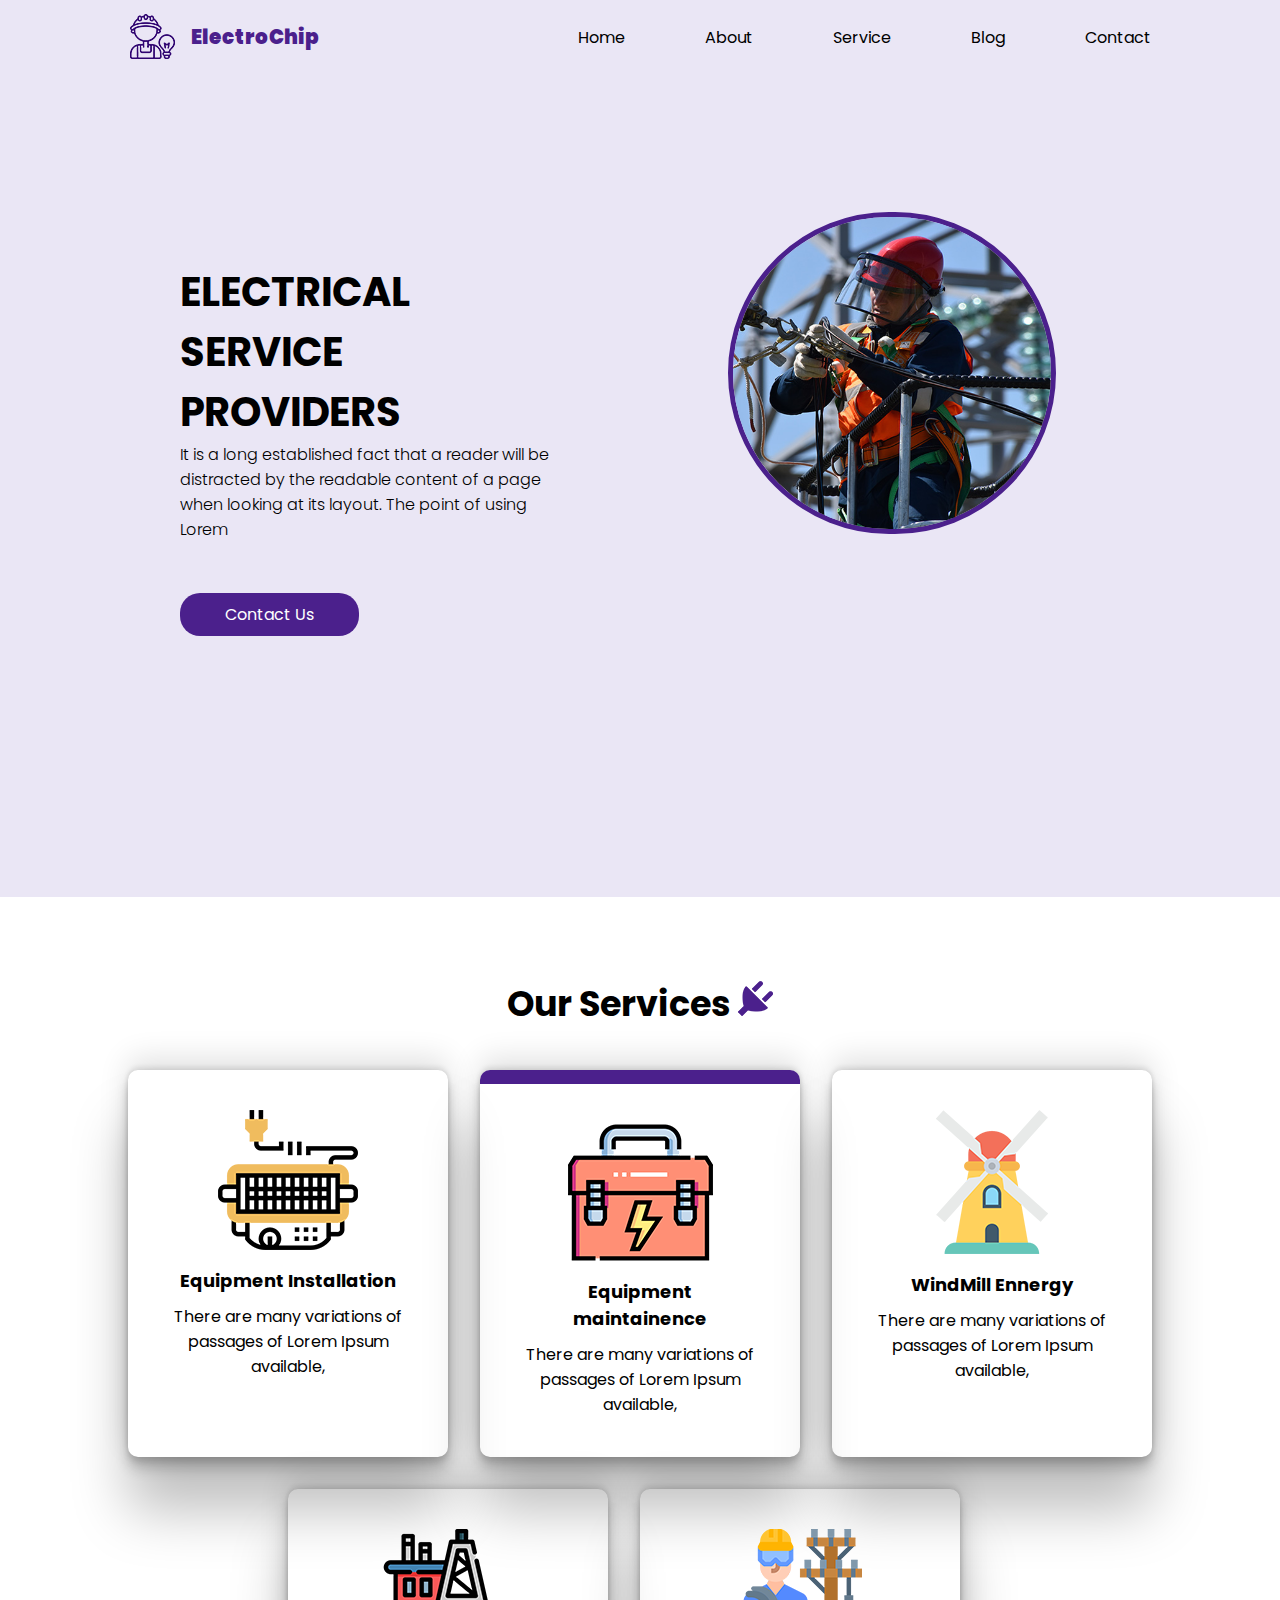
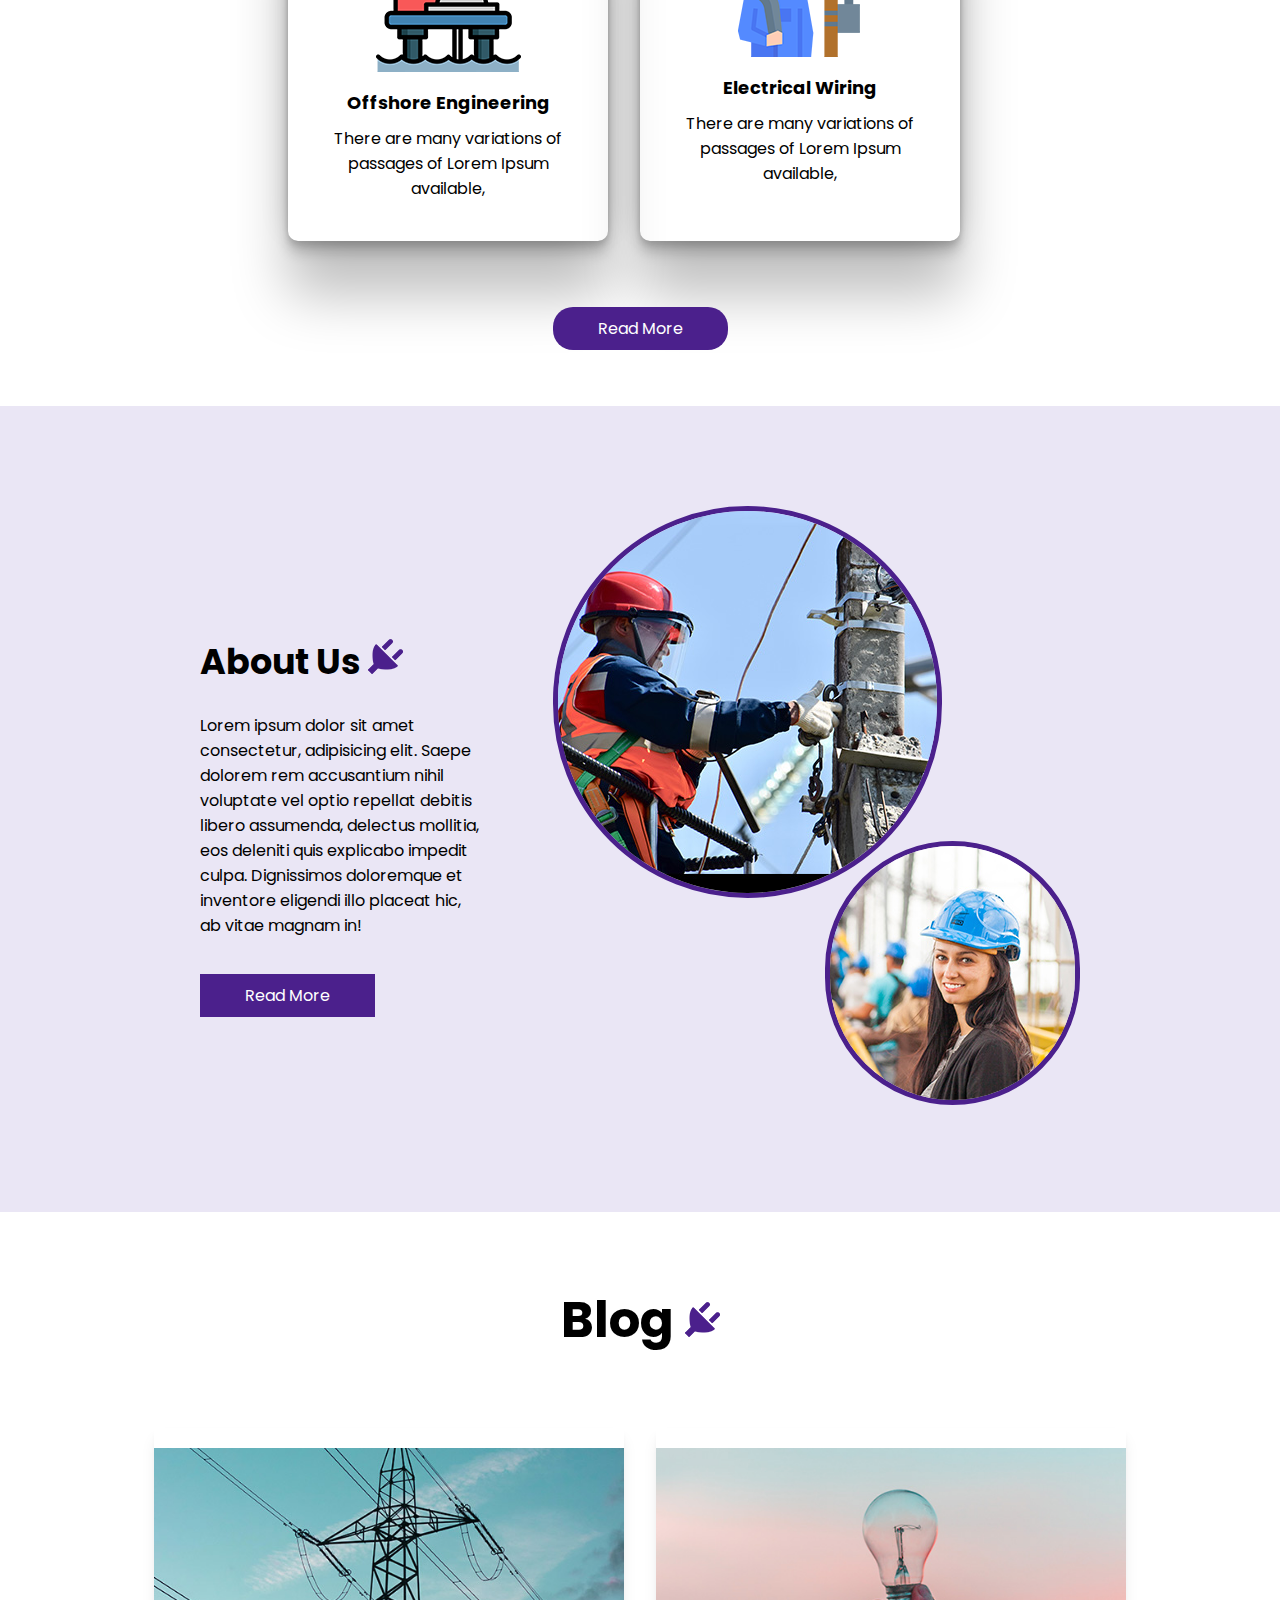
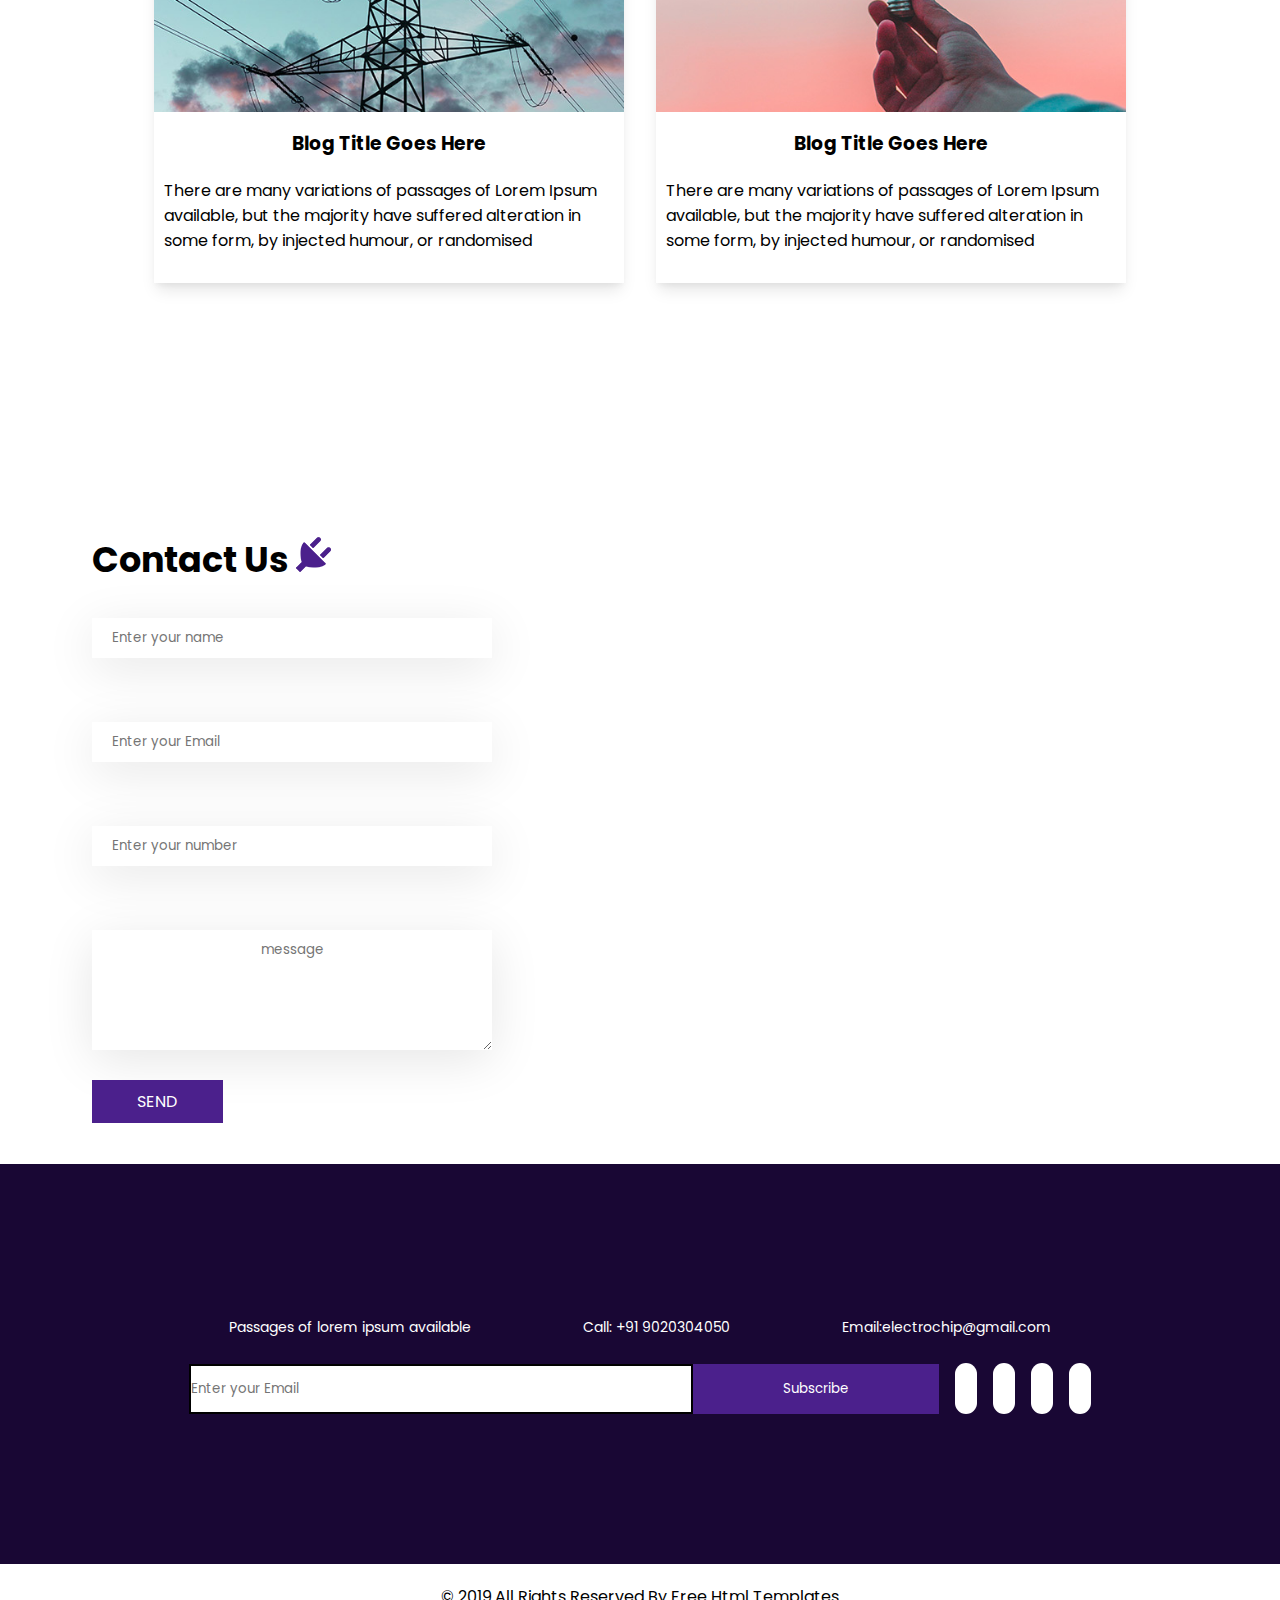
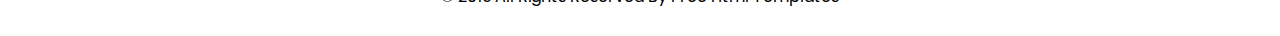
<file: index.html>
<!DOCTYPE html>
<html lang="en">

<head>
    <meta charset="UTF-8">
    <meta name="viewport" content="width=device-width, initial-scale=1.0">
    <link rel="stylesheet" href="style.css">
    <link rel="stylesheet" href="responsive.css">
    <link rel="shortcut icon" href="./images/EC.jpg" type="image/x-icon">
    <link rel="stylesheet" href="https://cdnjs.cloudflare.com/ajax/libs/font-awesome/6.4.2/css/all.min.css"
        integrity="sha512-z3gLpd7yknf1YoNbCzqRKc4qyor8gaKU1qmn+CShxbuBusANI9QpRohGBreCFkKxLhei6S9CQXFEbbKuqLg0DA=="
        crossorigin="anonymous" referrerpolicy="no-referrer" />
    <title>E L E C T R O - C H I P</title>
</head>
<body>
    <header>
        <div class="navContainer">
          
            <figure class="header-logo">
                <img src="./images/logo.png" alt="">
                <h4>ElectroChip</h4>
            </figure>
            <input type="checkbox" id="check">
            <ul class="navLinks">
                <li><a href="index.html">Home</a></li>
                <li><a href="#about">About</a></li>
                <li><a href="service.html">Service</a></li>
                <li><a href="blog.html">Blog</a></li>
                <li><a href="contact.html" id="contact">Contact</a></li>
            </ul>
            <label for="check" class="chckbtn">
                <i class="fa-solid fa-bars"></i>
            </label>
        </div>
    </header>
    <main>
        <section class="heroContainer">
            <div class="heroSection">
                <div class="content">
                    <h1>ELECTRICAL SERVICE PROVIDERS</h1>
                    <p>It is a long established fact that a reader will be distracted by the readable content of a page
                        when looking at its layout. The point of using Lorem</p>
                    <a href="contact.html" class="btn">Contact Us</a>
                </div>
                <figure class="hero-img">
                    <img src="./images/slider-img.jpg" alt="">
                </figure>
            </div>
        </section>
        <section class="services">
            <h3>
                Our Services <img src="./images/plug.png" alt="">
            </h3>

            <div class="cardContainer">
                <div class="cardSection">
                    <div class="cards">
                        <div class="cardBody">
                            <figure>
                                <img src="./images/s1.png" alt="">
                            </figure>
                            <h2>Equipment Installation</h2>
                            <p>There are many variations of passages of Lorem Ipsum available,</p>
                        </div>
                    </div>
                    <div class="cards-1">
                        <div class="cardBody">
                            <figure>
                                <img src="./images/s3.png" alt="">
                            </figure>
                            <h2>Equipment maintainence</h2>
                            <p>There are many variations of passages of Lorem Ipsum available,</p>
                        </div>
                    </div>
                    <div class="cards">
                        <div class="cardBody">
                            <figure>
                                <img src="./images/s2.png" alt="">
                            </figure>
                            <h2>WindMill Ennergy</h2>
                            <p>There are many variations of passages of Lorem Ipsum available,</p>
                        </div>
                    </div>
                    <!-- <div class="cardContainer-next"> -->
                    <!-- <div class="cardSection-next"> -->
                    <div class="cards-next">
                        <div class="cardBody">
                            <figure>
                                <img src="./images/s4.png" alt="">
                            </figure>
                            <h2>Offshore Engineering</h2>
                            <p>There are many variations of <br>passages of Lorem Ipsum available,</p>
                        </div>
                    </div>
                    <div class="cards-next">
                        <div class="cardBody">
                            <figure>
                                <img src="./images/s5.png" alt="">
                            </figure>
                            <h2>Electrical Wiring</h2>
                            <p>There are many variations of <br>passages of Lorem Ipsum available,</p>
                        </div>
                    </div>
                </div>
            </div>
            <br>
            <br>
            <br>
            <a href="index.html" class="btn">Read More</a>
        </section>
        <br>

        <!-- about section -->

        <section class="aboutSection" id="about">
            <div class="content">
                <h3>
                    About Us <img src="./images/plug.png" alt="">
                </h3>
                <p>Lorem ipsum dolor sit amet consectetur, adipisicing elit. Saepe dolorem rem accusantium nihil
                    voluptate vel optio repellat debitis libero assumenda, delectus mollitia, eos deleniti quis
                    explicabo impedit culpa. Dignissimos doloremque et inventore eligendi illo placeat hic, ab vitae
                    magnam in!</p>
                <br>
                <a href="index.html" class="btn">Read More</a>
            </div>
            <div class="image">
                <div class="image-box-1">
                    <img src="./images/about-img1.jpg" alt="">
                </div>
                <div class="image-box-2">
                    <img src="./images/about-img2.jpg" alt="">
                </div>
            </div>
        </section>

        <!-- blog section -->

        <section class="blog">
            <h2>
                Blog <img src="./images/plug.png" alt="">
            </h2>
            <div class="blogContainer">
                <div class="blog-logo">
                    <div class="blog-1">
                        <div class="cardHeader">
                            <img src="./images/blog1.jpg" alt="">
                        </div>
                        <div class="cardBody">
                            <h3>Blog Title Goes Here</h3>
                            <p>There are many variations of passages of Lorem Ipsum available, but the majority have
                                suffered
                                alteration in some form, by injected humour, or randomised
                            </p>
                        </div>
                    </div>
                    <div class="blog-1">
                        <div class="cardHeader">
                            <img src="./images/blog2.jpg" alt="">
                        </div>
                        <div class="cardBody">
                            <h3>Blog Title Goes Here</h3>
                            <p>There are many variations of passages of Lorem Ipsum available, but the majority have
                                suffered
                                alteration in some form, by injected humour, or randomised
                            </p>
                        </div>
                    </div>
                </div>
            </div>
        </section>

        <!-- contact section -->

        <section class="contact">
            <div class="contact-us">
                <div class="form-1">
                    <h2>Contact Us <img src="./images/plug.png" alt=""></h2>
                    <form action="">

                        <div class="form-control">
                            <input type="text" name="" id="" placeholder="Enter your name" required class="box">
                            <label for="fname"></label>
                        </div>
                        <div class="form-control">
                            <input type="email" name="" id="" placeholder="Enter your Email" required class="box">
                        </div>
                        <div class="form-control">
                            <input type="tel" name="" id="" placeholder="Enter your number" required class="box">
                        </div>
                        <div class="form-control">
                            <textarea name="message" id="msg" cols="40" rows="5" placeholder="message"></textarea>
                        </div>
                        <a href="#" class="btn"> SEND</a>
                </div>
                <div class="form-2">
                    <div class="map">
                        <iframe
                            src="https://www.google.com/maps/embed?pb=!1m18!1m12!1m3!1d3916.4219119647237!2d76.96762212475521!3d11.006937539156182!2m3!1f0!2f0!3f0!3m2!1i1024!2i768!4f13.1!3m3!1m2!1s0x3ba859aecb1b5c83%3A0x11a92de1d98adb32!2sNehru%20Stadium%2C%20ATT%20Colony%2C%20Gopalapuram%2C%20Coimbatore%2C%20Tamil%20Nadu%20641018!5e0!3m2!1sen!2sin!4v1692971855499!5m2!1sen!2sin"
                            width="600" height="450" style="border:0;" allowfullscreen="" loading="lazy"
                            referrerpolicy="no-referrer-when-downgrade"></iframe>
                    </div>
                </div>
                </form>
            </div>
        </section>
        <section class="footer">
            <div class="footContainer">
                <ul class="footlinks">
                    <li><a href="#"><i class="fa-solid fa-location-dot"></i> Passages of lorem ipsum available</a></li>
                    <li><a href="#"><i class="fa-solid fa-phone"></i> Call: +91 9020304050</a></li>
                    <li><a href="#"><i class="fa-regular fa-envelope"></i> Email:electrochip@gmail.com</a></li>
                </ul>
            </div><br>
            <div class="searchContainer">
                <div class="searchbar">
                    <input type="email" class="input" placeholder="Enter your Email">
                    <button type="submit"> Subscribe</button>
                </div>
                <div class="searchLink">
                    <ul>
                        <li><a href="#"><i class="fa-brands fa-facebook"></i></a></li>
                        <li><a href="#"><i class="fa-brands fa-linkedin"></i></a></li>
                        <li><a href="#"><i class="fa-brands fa-instagram"></i></a></li>
                        <li><a href="#"><i class="fa-brands fa-whatsapp"></i></a></li>
                    </ul>
                </div>
            </div>
        </section>
        <section class="endbar">
            <div class="container">
            <p>© 2019 All Rights Reserved By Free Html Templates</p>
        </div>
        </section>
    </main>
</body>

</html>
</file>
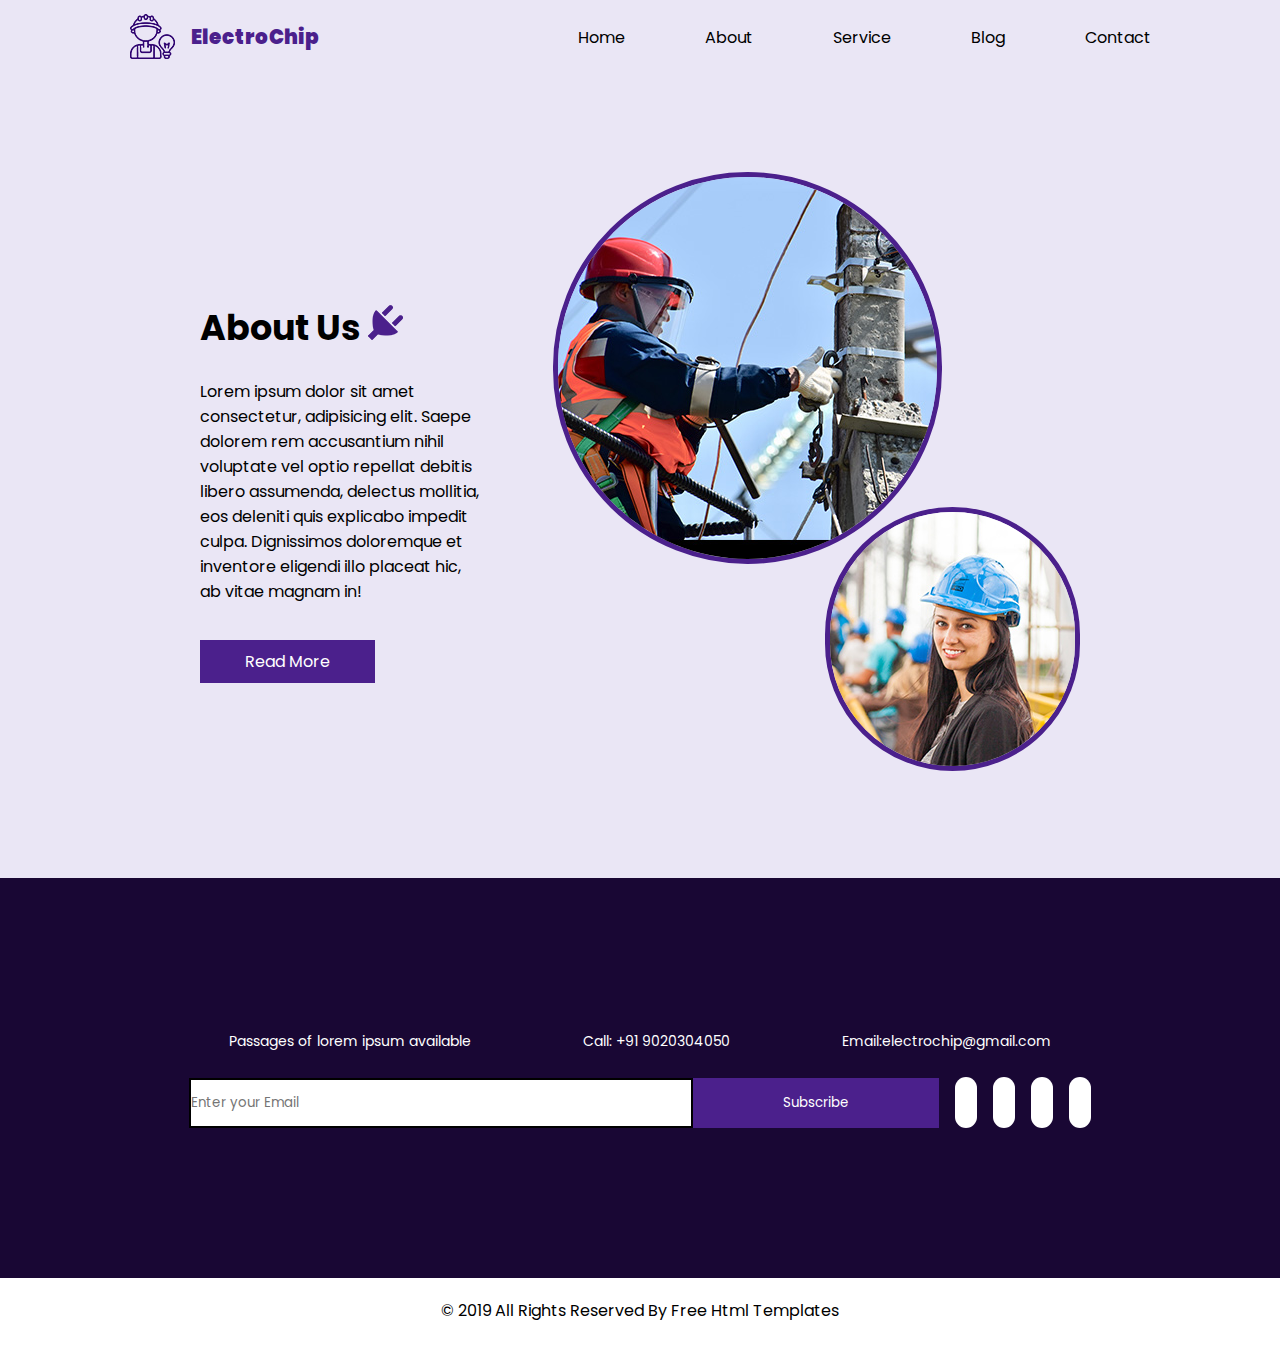
<file: about.html>
<!DOCTYPE html>
<html lang="en">

<head>
    <meta charset="UTF-8">
    <meta name="viewport" content="width=device-width, initial-scale=1.0">
    <link rel="stylesheet" href="style.css">
    <link rel="stylesheet" href="responsive.css">
    <link rel="shortcut icon" href="./images/EC.jpg" type="image/x-icon">
    <link rel="stylesheet" href="https://cdnjs.cloudflare.com/ajax/libs/font-awesome/6.4.2/css/all.min.css"
        integrity="sha512-z3gLpd7yknf1YoNbCzqRKc4qyor8gaKU1qmn+CShxbuBusANI9QpRohGBreCFkKxLhei6S9CQXFEbbKuqLg0DA=="
        crossorigin="anonymous" referrerpolicy="no-referrer" />
    <title>E L E C T R O - C H I P</title>
</head>
<body>
    <header>
        <div class="navContainer">
            <input type="checkbox" name="" id="check">
            <figure class="header-logo">
                <img src="./images/logo.png" alt="">
                <h4>ElectroChip</h4>
            </figure>

            <ul class="navLinks">
                <li><a href="index.html">Home</a></li>
                <li><a href="about.html">About</a></li>
                <li><a href="service.html">Service</a></li>
                <li><a href="#Blog">Blog</a></li>
                <li><a href="#Contact">Contact</a></li>
            </ul>
            <label for="check" class="chckbtn">
                <i class="fa-solid fa-bars"></i>
            </label>
        </div>
    </header>

    <section class="aboutSection">
        <div class="content">
            <h3>
                About Us <img src="./images/plug.png" alt="">
            </h3>
            <p>Lorem ipsum dolor sit amet consectetur, adipisicing elit. Saepe dolorem rem accusantium nihil
                voluptate vel optio repellat debitis libero assumenda, delectus mollitia, eos deleniti quis
                explicabo impedit culpa. Dignissimos doloremque et inventore eligendi illo placeat hic, ab vitae
                magnam in!</p>
            <br>
            <a href="index.html" class="btn">Read More</a>
        </div>
        <div class="image">
            <div class="image-box-1">
                <img src="./images/about-img1.jpg" alt="">
            </div>
            <div class="image-box-2">
                <img src="./images/about-img2.jpg" alt="">
            </div>
        </div>
    </section>
    <section class="footer">
        <div class="footContainer">
            <ul class="footlinks">
                <li><a href="#"><i class="fa-solid fa-location-dot"></i> Passages of lorem ipsum available</a></li>
                <li><a href="#"><i class="fa-solid fa-phone"></i> Call: +91 9020304050</a></li>
                <li><a href="#"><i class="fa-regular fa-envelope"></i> Email:electrochip@gmail.com</a></li>
            </ul>
        </div><br>
        <div class="searchContainer">
            <div class="searchbar">
                <input type="email" class="input" placeholder="Enter your Email">
                <button type="submit"> Subscribe</button>
            </div>
            <div class="searchLink">
                <ul>
                    <li><a href="#"><i class="fa-brands fa-facebook"></i></a></li>
                    <li><a href="#"><i class="fa-brands fa-linkedin"></i></a></li>
                    <li><a href="#"><i class="fa-brands fa-instagram"></i></a></li>
                    <li><a href="#"><i class="fa-brands fa-whatsapp"></i></a></li>
                </ul>
            </div>
        </div>
    </section>
    <section class="endbar">
        <div class="container">
        <p>© 2019 All Rights Reserved By Free Html Templates</p>
    </div>
    </section>
</file>
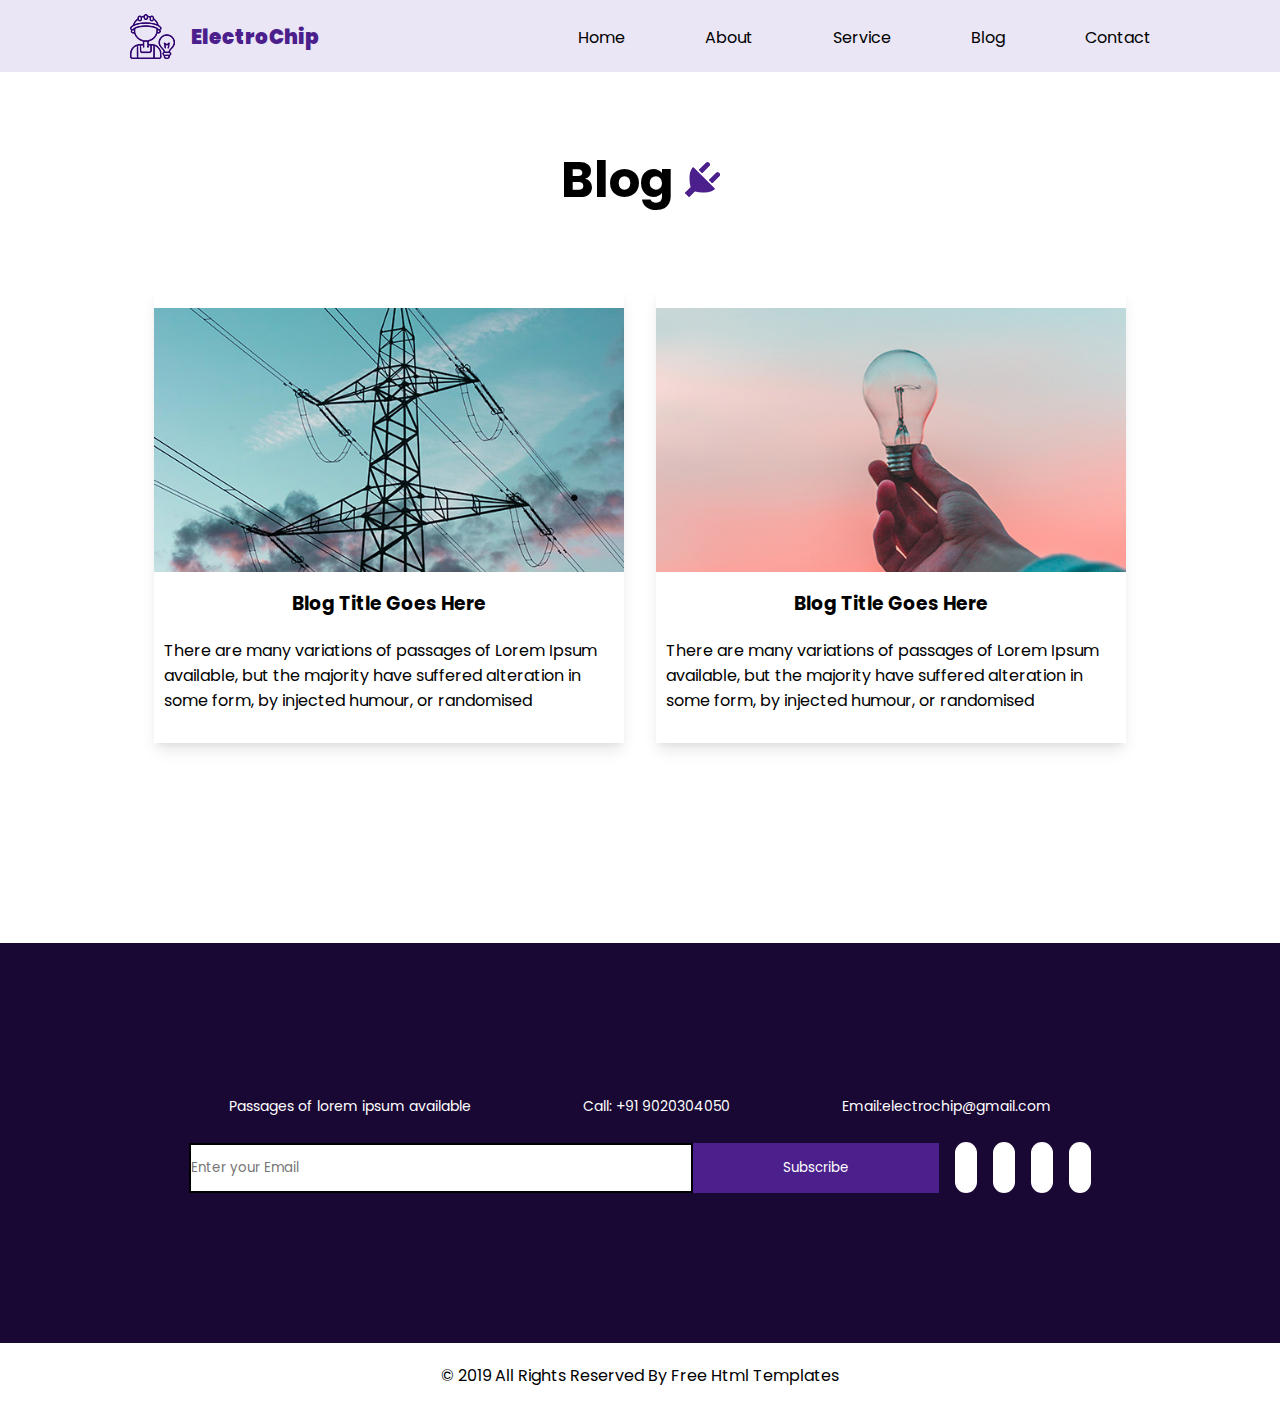
<file: blog.html>
<!DOCTYPE html>
<html lang="en">

<head>
    <meta charset="UTF-8">
    <meta name="viewport" content="width=device-width, initial-scale=1.0">
    <link rel="stylesheet" href="style.css">
    <link rel="stylesheet" href="responsive.css">
    <link rel="shortcut icon" href="./images/EC.jpg" type="image/x-icon">
    <link rel="stylesheet" href="https://cdnjs.cloudflare.com/ajax/libs/font-awesome/6.4.2/css/all.min.css"
        integrity="sha512-z3gLpd7yknf1YoNbCzqRKc4qyor8gaKU1qmn+CShxbuBusANI9QpRohGBreCFkKxLhei6S9CQXFEbbKuqLg0DA=="
        crossorigin="anonymous" referrerpolicy="no-referrer" />
    <title>E L E C T R O - C H I P</title>
</head>
<body>
    <header>
        <div class="navContainer">
            <input type="checkbox" name="" id="check">
            <figure class="header-logo">
                <img src="./images/logo.png" alt="">
                <h4>ElectroChip</h4>
            </figure>

            <ul class="navLinks">
                <li><a href="index.html">Home</a></li>
                <li><a href="about.html">About</a></li>
                <li><a href="service.html">Service</a></li>
                <li><a href="blog.html">Blog</a></li>
                <li><a href="contact.html">Contact</a></li>
            </ul>
            <label for="check" class="chckbtn">
                <i class="fa-solid fa-bars"></i>
            </label>
        </div>
    </header>

    <section class="blog">
        <h2>
            Blog <img src="./images/plug.png" alt="">
        </h2>
        <div class="blogContainer">
            <div class="blog-logo">
                <div class="blog-1">
                    <div class="cardHeader">
                        <img src="./images/blog1.jpg" alt="">
                    </div>
                    <div class="cardBody">
                        <h3>Blog Title Goes Here</h3>
                        <p>There are many variations of passages of Lorem Ipsum available, but the majority have
                            suffered
                            alteration in some form, by injected humour, or randomised
                        </p>
                    </div>
                </div>
                <div class="blog-1">
                    <div class="cardHeader">
                        <img src="./images/blog2.jpg" alt="">
                    </div>
                    <div class="cardBody">
                        <h3>Blog Title Goes Here</h3>
                        <p>There are many variations of passages of Lorem Ipsum available, but the majority have
                            suffered
                            alteration in some form, by injected humour, or randomised
                        </p>
                    </div>
                </div>
            </div>
        </div>
    </section>

    <section class="footer">
        <div class="footContainer">
            <ul class="footlinks">
                <li><a href="#"><i class="fa-solid fa-location-dot"></i> Passages of lorem ipsum available</a></li>
                <li><a href="#"><i class="fa-solid fa-phone"></i> Call: +91 9020304050</a></li>
                <li><a href="#"><i class="fa-regular fa-envelope"></i> Email:electrochip@gmail.com</a></li>
            </ul>
        </div><br>
        <div class="searchContainer">
            <div class="searchbar">
                <input type="email" class="input" placeholder="Enter your Email">
                <button type="submit"> Subscribe</button>
            </div>
            <div class="searchLink">
                <ul>
                    <li><a href="#"><i class="fa-brands fa-facebook"></i></a></li>
                    <li><a href="#"><i class="fa-brands fa-linkedin"></i></a></li>
                    <li><a href="#"><i class="fa-brands fa-instagram"></i></a></li>
                    <li><a href="#"><i class="fa-brands fa-whatsapp"></i></a></li>
                </ul>
            </div>
        </div>
    </section>
    <section class="endbar">
        <div class="container">
        <p>© 2019 All Rights Reserved By Free Html Templates</p>
    </div>
    </section>
</file>
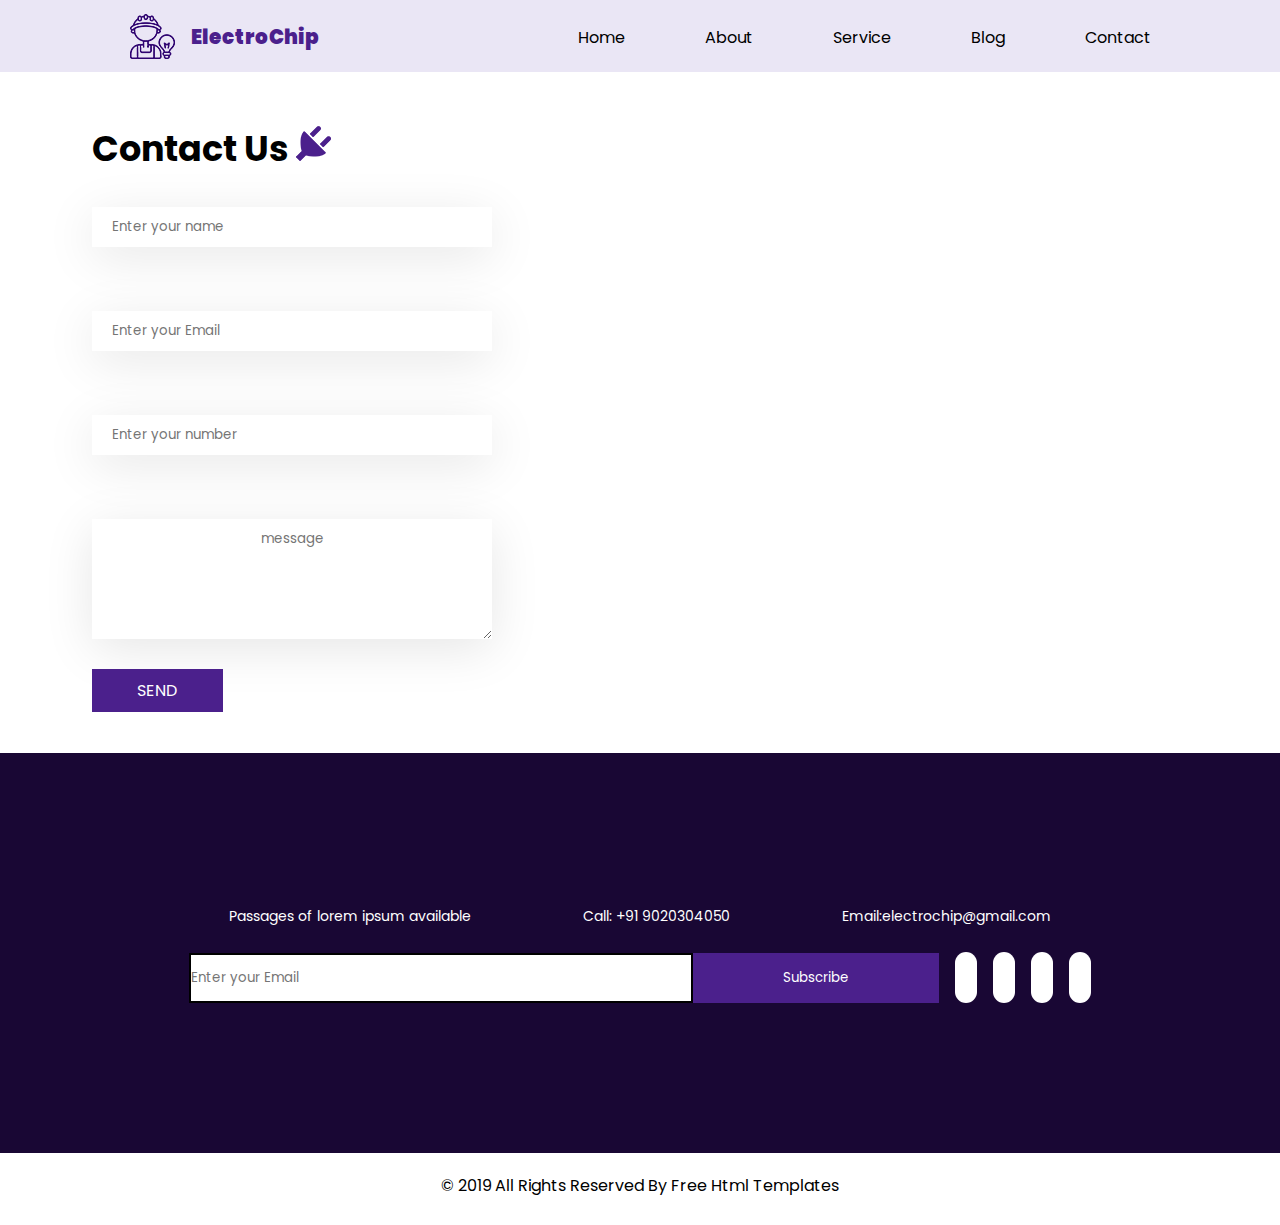
<file: contact.html>
<!DOCTYPE html>
<html lang="en">

<head>
    <meta charset="UTF-8">
    <meta name="viewport" content="width=device-width, initial-scale=1.0">
    <link rel="stylesheet" href="style.css">
    <link rel="stylesheet" href="responsive.css">
    <link rel="shortcut icon" href="./images/EC.jpg" type="image/x-icon">
    <link rel="stylesheet" href="https://cdnjs.cloudflare.com/ajax/libs/font-awesome/6.4.2/css/all.min.css"
        integrity="sha512-z3gLpd7yknf1YoNbCzqRKc4qyor8gaKU1qmn+CShxbuBusANI9QpRohGBreCFkKxLhei6S9CQXFEbbKuqLg0DA=="
        crossorigin="anonymous" referrerpolicy="no-referrer" />
    <title>E L E C T R O - C H I P</title>
</head>
<body>
    <header>
        <div class="navContainer">
            <input type="checkbox" name="" id="check">
            <figure class="header-logo">
                <img src="./images/logo.png" alt="">
                <h4>ElectroChip</h4>
            </figure>

            <ul class="navLinks">
                <li><a href="index.html">Home</a></li>
                <li><a href="about.html">About</a></li>
                <li><a href="service.html">Service</a></li>
                <li><a href="blog.html">Blog</a></li>
                <li><a href="contact.html">Contact</a></li>
            </ul>
            <label for="check" class="chckbtn">
                <i class="fa-solid fa-bars"></i>
            </label>
        </div>
    </header>

    <section class="contact">
        <div class="contact-us">
            <div class="form-1">
                <h2>Contact Us <img src="./images/plug.png" alt=""></h2>
                <form action="">

                    <div class="form-control">
                        <input type="text" name="" id="" placeholder="Enter your name" required class="box">
                        <label for="fname"></label>
                    </div>
                    <div class="form-control">
                        <input type="email" name="" id="" placeholder="Enter your Email" required class="box">
                    </div>
                    <div class="form-control">
                        <input type="tel" name="" id="" placeholder="Enter your number" required class="box">
                    </div>
                    <div class="form-control">
                        <textarea name="message" id="msg" cols="40" rows="5" placeholder="message"></textarea>
                    </div>
                    <a href="#" class="btn"> SEND</a>
            </div>
            <div class="form-2">
                <div class="map">
                    <iframe
                        src="https://www.google.com/maps/embed?pb=!1m18!1m12!1m3!1d3916.4219119647237!2d76.96762212475521!3d11.006937539156182!2m3!1f0!2f0!3f0!3m2!1i1024!2i768!4f13.1!3m3!1m2!1s0x3ba859aecb1b5c83%3A0x11a92de1d98adb32!2sNehru%20Stadium%2C%20ATT%20Colony%2C%20Gopalapuram%2C%20Coimbatore%2C%20Tamil%20Nadu%20641018!5e0!3m2!1sen!2sin!4v1692971855499!5m2!1sen!2sin"
                        width="600" height="450" style="border:0;" allowfullscreen="" loading="lazy"
                        referrerpolicy="no-referrer-when-downgrade"></iframe>
                </div>
            </div>
            </form>
        </div>
    </section>

    <section class="footer">
        <div class="footContainer">
            <ul class="footlinks">
                <li><a href="#"><i class="fa-solid fa-location-dot"></i> Passages of lorem ipsum available</a></li>
                <li><a href="#"><i class="fa-solid fa-phone"></i> Call: +91 9020304050</a></li>
                <li><a href="#"><i class="fa-regular fa-envelope"></i> Email:electrochip@gmail.com</a></li>
            </ul>
        </div><br>
        <div class="searchContainer">
            <div class="searchbar">
                <input type="email" class="input" placeholder="Enter your Email">
                <button type="submit"> Subscribe</button>
            </div>
            <div class="searchLink">
                <ul>
                    <li><a href="#"><i class="fa-brands fa-facebook"></i></a></li>
                    <li><a href="#"><i class="fa-brands fa-linkedin"></i></a></li>
                    <li><a href="#"><i class="fa-brands fa-instagram"></i></a></li>
                    <li><a href="#"><i class="fa-brands fa-whatsapp"></i></a></li>
                </ul>
            </div>
        </div>
    </section>
    <section class="endbar">
        <div class="container">
        <p>© 2019 All Rights Reserved By Free Html Templates</p>
    </div>
    </section>
</file>
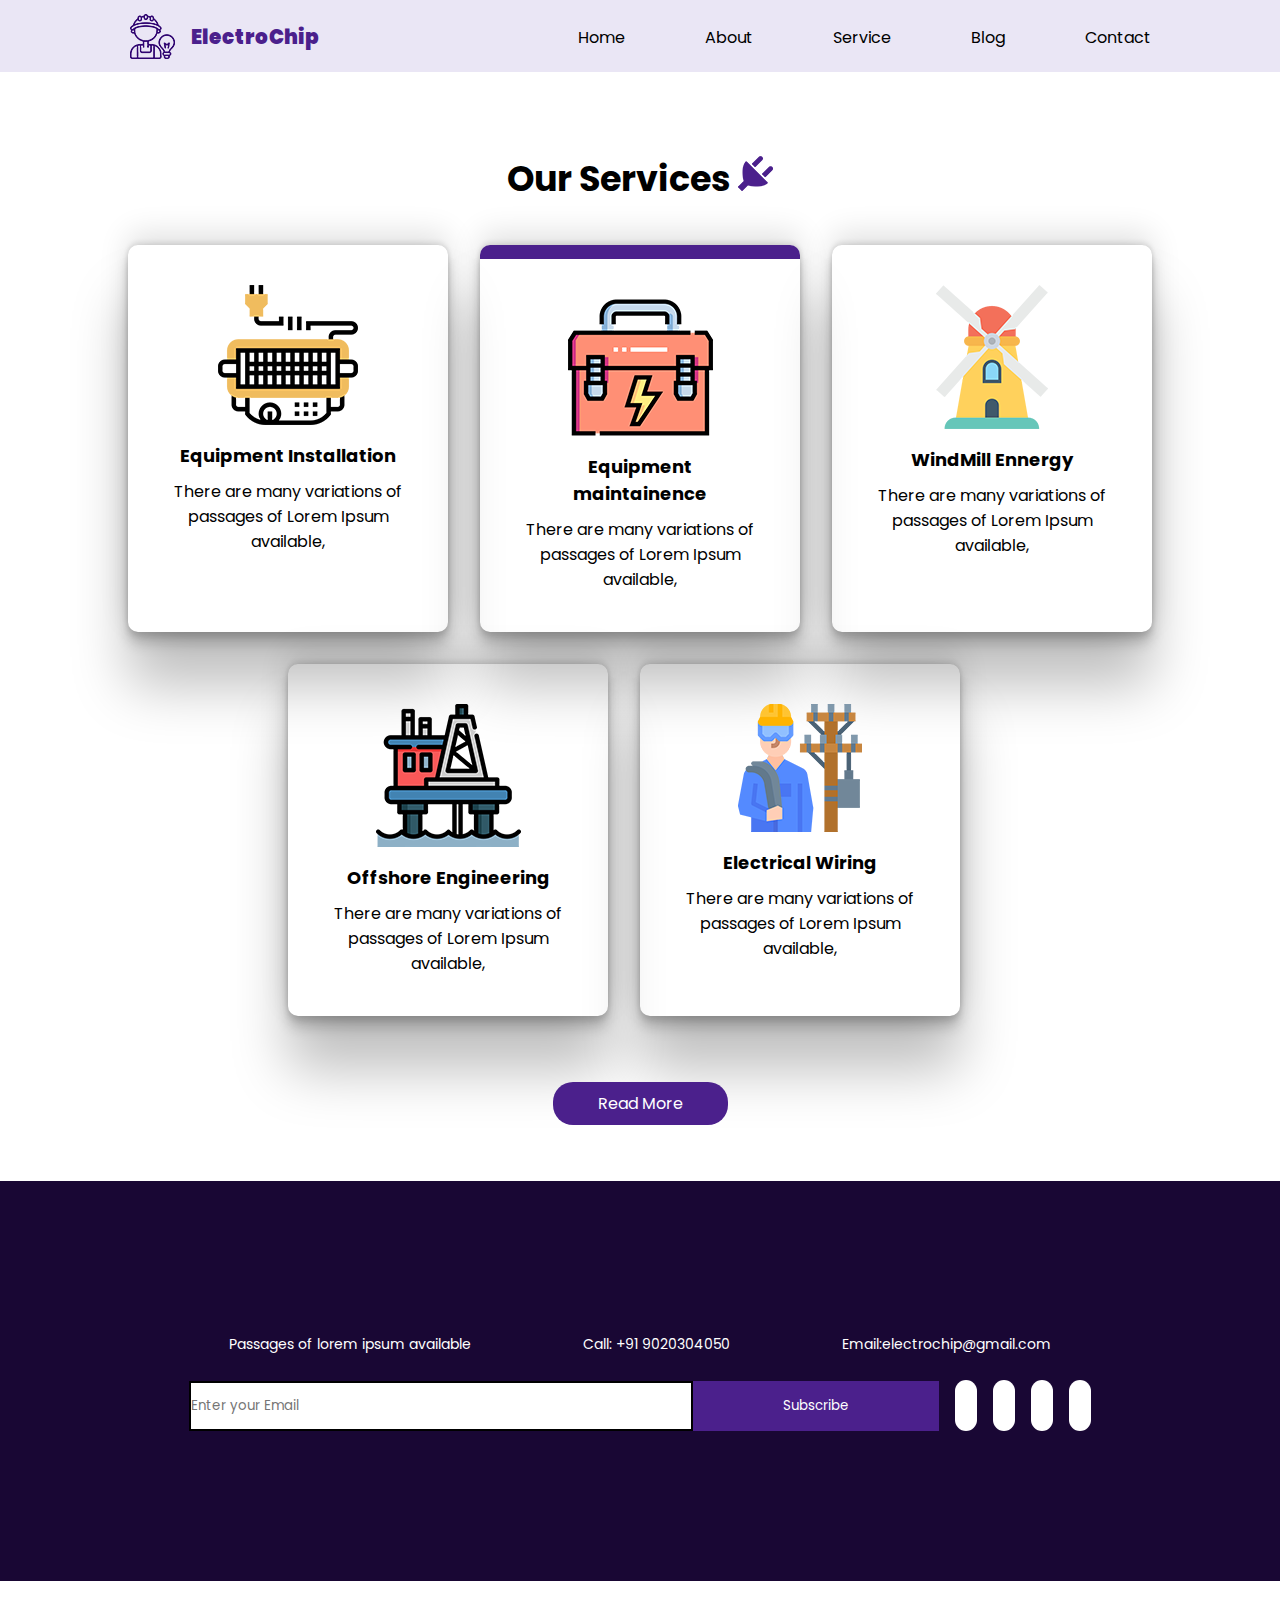
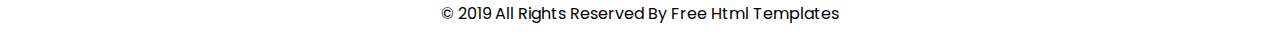
<file: service.html>
<!DOCTYPE html>
<html lang="en">

<head>
    <meta charset="UTF-8">
    <meta name="viewport" content="width=device-width, initial-scale=1.0">
    <link rel="stylesheet" href="style.css">
    <link rel="stylesheet" href="responsive.css">
    <link rel="shortcut icon" href="./images/EC.jpg" type="image/x-icon">
    <link rel="stylesheet" href="https://cdnjs.cloudflare.com/ajax/libs/font-awesome/6.4.2/css/all.min.css"
        integrity="sha512-z3gLpd7yknf1YoNbCzqRKc4qyor8gaKU1qmn+CShxbuBusANI9QpRohGBreCFkKxLhei6S9CQXFEbbKuqLg0DA=="
        crossorigin="anonymous" referrerpolicy="no-referrer" />
    <title>E L E C T R O - C H I P</title>
</head>
<body>
    <header>
        <div class="navContainer">
            <input type="checkbox" name="" id="check">
            <figure class="header-logo">
                <img src="./images/logo.png" alt="">
                <h4>ElectroChip</h4>
            </figure>

            <ul class="navLinks">
                <li><a href="index.html">Home</a></li>
                <li><a href="about.html">About</a></li>
                <li><a href="service.html">Service</a></li>
                <li><a href="blog.html">Blog</a></li>
                <li><a href="contact.html">Contact</a></li>
            </ul>
            <label for="check" class="chckbtn">
                <i class="fa-solid fa-bars"></i>
            </label>
        </div>
    </header>

    <section class="services">
        <h3>
            Our Services <img src="./images/plug.png" alt="">
        </h3>

        <div class="cardContainer">
            <div class="cardSection">
                <div class="cards">
                    <div class="cardBody">
                        <figure>
                            <img src="./images/s1.png" alt="">
                        </figure>
                        <h2>Equipment Installation</h2>
                        <p>There are many variations of passages of Lorem Ipsum available,</p>
                    </div>
                </div>
                <div class="cards-1">
                    <div class="cardBody">
                        <figure>
                            <img src="./images/s3.png" alt="">
                        </figure>
                        <h2>Equipment maintainence</h2>
                        <p>There are many variations of passages of Lorem Ipsum available,</p>
                    </div>
                </div>
                <div class="cards">
                    <div class="cardBody">
                        <figure>
                            <img src="./images/s2.png" alt="">
                        </figure>
                        <h2>WindMill Ennergy</h2>
                        <p>There are many variations of passages of Lorem Ipsum available,</p>
                    </div>
                </div>
                <!-- <div class="cardContainer-next"> -->
                <!-- <div class="cardSection-next"> -->
                <div class="cards-next">
                    <div class="cardBody">
                        <figure>
                            <img src="./images/s4.png" alt="">
                        </figure>
                        <h2>Offshore Engineering</h2>
                        <p>There are many variations of <br>passages of Lorem Ipsum available,</p>
                    </div>
                </div>
                <div class="cards-next">
                    <div class="cardBody">
                        <figure>
                            <img src="./images/s5.png" alt="">
                        </figure>
                        <h2>Electrical Wiring</h2>
                        <p>There are many variations of <br>passages of Lorem Ipsum available,</p>
                    </div>
                </div>
            </div>
        </div>
        <br>
        <br>
        <br>
        <a href="index.html" class="btn">Read More</a>
    </section>
    <br>

    <section class="footer">
        <div class="footContainer">
            <ul class="footlinks">
                <li><a href="#"><i class="fa-solid fa-location-dot"></i> Passages of lorem ipsum available</a></li>
                <li><a href="#"><i class="fa-solid fa-phone"></i> Call: +91 9020304050</a></li>
                <li><a href="#"><i class="fa-regular fa-envelope"></i> Email:electrochip@gmail.com</a></li>
            </ul>
        </div><br>
        <div class="searchContainer">
            <div class="searchbar">
                <input type="email" class="input" placeholder="Enter your Email">
                <button type="submit"> Subscribe</button>
            </div>
            <div class="searchLink">
                <ul>
                    <li><a href="#"><i class="fa-brands fa-facebook"></i></a></li>
                    <li><a href="#"><i class="fa-brands fa-linkedin"></i></a></li>
                    <li><a href="#"><i class="fa-brands fa-instagram"></i></a></li>
                    <li><a href="#"><i class="fa-brands fa-whatsapp"></i></a></li>
                </ul>
                <label for="check" class="chckbtn">
                    <i class="fa-solid fa-bars"></i>
                </label>
            </div>
        </div>
    </section>
    <section class="endbar">
        <div class="container">
        <p>© 2019 All Rights Reserved By Free Html Templates</p>
    </div>
    </section>
</file>
<file: style.css>
@import url('https://fonts.googleapis.com/css2?family=Poppins:wght@200;500&display=swap');
*{
    margin: 0;
    padding: 0;
    font-family: 'Poppins', sans-serif;
    text-decoration: none;
    list-style-type: none;
    box-sizing: border-box;
    border: none;
    outline: none;
}
.navContainer{
    display: flex;
    height: 8vh;
    width: 100%;
    justify-content: space-around;
    align-items: center;
    font-size: 20px;
    background-color: #eae6f5;

}
.header-logo{
    display: flex;
    gap: 1rem;
}
.header-logo h4{
    margin-top: .5rem;
    font-weight: 900;
    font-size: 20px;
    color: #4b208c;

}
.navLinks{
    display: flex;
    gap: 5rem;
}
.navLinks a{
    color:black;
    font-weight: 400;
    font-size: 16px;
}
.navLinks a:hover{
    background-color: #4b208c;
    color: white;
    border-radius: 20px;
    padding: 10px 15px;
}
.heroContainer{
    background-color: #eae6f5;
}
.heroSection{
    display: flex;
    padding: 140px 300px 270px 180px;
}
.hero-img img{
    width: 130%;
    border-radius: 300px;
    border: 5px solid #4b208c;
}
.heroSection .content h1{
    width: 40%;
    padding: 50px 0 0px;
    font-size: 40px;
}
.heroSection .content p{
    width: 70%;
    padding: 0 0 60px;
    font-weight: 300;
}
.services h3{
    text-align: center;
    padding: 40px 0;
    font-size: 35px;
}
.heroSection .content .btn{
    color: #fff;
    background-color: #4b208c;
    padding: 10px 45px;
    border-radius: 20px;
}
.cardContainer{
    display: flex;
    justify-content: center;
    text-align: center;
}
.cardSection{
    display: grid;
    gap: 2rem;
    grid-template-columns: repeat(auto-fit,minmax(250px,1fr));
    /* align-items: flex-start; */
    width: 80%;
}
.cards{
    width: 100%;
    padding: 40px;
    border-radius: 10px;
}
.cards:hover{
    border-top:14px solid #4b208c;
}
.cards-1{
    width: 100%;
    padding: 40px;
    border-top:14px solid #4b208c;
    border-radius: 10px;
}
.cards h2 ,.cards-1 h2 ,.cards-next h2{
    font-size: 18px;
    padding: 10px;
}
.cards ,.cards-next,.cards-1{
    box-shadow: rgba(0, 0, 0, 0.25) 0px 54px 55px, rgba(0, 0, 0, 0.12) 0px -12px 30px, rgba(0, 0, 0, 0.12) 0px 4px 6px, rgba(0, 0, 0, 0.17) 0px 12px 13px, rgba(0, 0, 0, 0.09) 0px -3px 5px;
}
.cards .cardBody{
    background-color: #fff;
    width: 100%;
}
.cardContainer-next{
    display: flex;
    justify-content: center;
    text-align: center;
}
.cardSection-next{
    display: grid;
    grid-template-columns: repeat(auto-fit,minmax(250px,1fr));
    width: 60%;
    border-radius: 10px;
    gap: 2rem;
}
.cards-next{
    width: 100%;
    margin-left:10rem;
    padding: 40px;
    border-radius: 10px;
}
.cards-next:hover{
    border-top:14px solid  #4b208c;
}
.services{
    text-align: center;

}
.services{
    padding: 40px 0;
}
.services .btn{
    color: #fff;
    background-color: #4b208c;
    padding: 10px 45px;
    border-radius: 20px;
}
.btn{
    color: #fff;
    background-color: #4b208c;
    padding: 10px 45px;
    /* border-radius: 20px; */
}
.aboutSection .content .btn{
    color: #fff;
    background-color: #4b208c;
    padding: 10px 45px;
    /* border-radius: 20px; */
}
.aboutSection{
    display: flex;
    justify-content: center;
    align-items: center;
    padding: 100px 200px;
    background-color: #eae6f5;
}
.image img{
    border-radius: 200px;
    border: 5px solid #4b208c;
}
.image-box-2{
    margin-left:17rem;
    margin-top: -4rem;
}
.aboutSection .content p{
    width: 80%;
}
.aboutSection h3{
    font-size: 35px;
    padding: 25px 0;
}
.aboutSection p{
    padding: 0px 0 20px;
}
.blog{
    text-align: center;
}
.blogContainer{
    display: flex;
    padding: 70px 100px 200px;
    justify-content: center;
}
.blog-logo{
    display: grid;
    grid-template-columns: repeat(auto-fit,minmax(250px,1fr));
    width:90%;
    gap: 2rem;
}
.blog-1{
    width: 100%;
    padding: 20px 0;
    box-shadow: rgba(0, 0, 0, 0.1) 0px 10px 15px -3px, rgba(0, 0, 0, 0.05) 0px 4px 6px -2px;
}
.blog-1 .cardBody p{
    text-align: left;
    padding: 10px 10px;
}
.blog-1 .cardBody h3{
    padding: 10px 0;

}
.blog h2{
    padding: 70px 0 0 0;
    font-size: 50px;
}
.blog-1 .cardHeader img{
    width: 100%;
    object-fit: cover;
    aspect-ratio: 16/9;
}
.contact-us{
    display: flex;
    justify-content: center;
}
.form-control input
,.form-control textarea{
    /* display: block; */
    width: 400px;
    /* border: 2px solid black; */
    box-shadow: rgba(0, 0, 0, 0.1) 0px 10px 50px;
    margin: 2rem;
    padding: 10px 20px;
}
.form-1{
    width: 60%;
}
.contact{
    padding: 50px 200px;
}
.form-1 a{
    margin-left:2rem;
}
.form-1 h2{
    margin-left: 2rem;
    font-size: 35px;
}
#msg{
    text-align: center;
}
.map{
    margin-left: 6rem;
    margin-top: 3rem;
}
.footlinks{
    display: flex;
    width: 100%;
    align-items: center;
    justify-content: center;
    gap: 7rem;
}
.footer{
    padding: 150px;
}
.searchbar{
    display: flex;
    width: 750px;
    height: 50px;
}
.searchbar input{
    flex: 1;
    border: 2px solid black;
}
.searchbar button{
    color: #fff;
    background-color: #4b208c;
    letter-spacing: 1;
    padding: 10px 90px;

}
.searchContainer{
    display: flex;
    align-items: center;
    justify-content: center;
    gap: 1rem;
}
.searchLink ul{
    display: flex;
    gap: 1rem;
}
.footlinks{
    width: 100%;
}
.footlinks a{
    color: #fff;
    font-size: 14px;
}
.footer{
    background-color: #190734;
}
.searchLink ul a{
    color: black;
    background-color: #fff;
    font-size: 30px;
    padding: 4px 11px;
    border-radius: 30px;
}
.endbar{
    height: 8vh;
    background-color: #fff;
}
.container p{
    margin: 0 auto;
    text-align: center;
    padding: 20px;
}
</file>
<file: responsive.css>
.chckbtn{
    font-size: 30px;
    display: none;
}
#check{
    display: none;

}
@media screen and (max-width:576px){
    .navLinks{
        flex-direction: column;
        display: none;
        position:absolute;
        width: 100%;
        height: 25vh;
        line-height: 2;
        bottom: 65%;
        background-color: #eae6f5;
        left:0;
        right: 0;
        align-items: center;
        text-align: center;
        justify-content: center;
    }
    .chckbtn{
        display: block;
    }

    #check:checked~.navLinks{
        display: block;
    }
}
@media screen and (max-width:576px){

/* media query */

    .cards-next{
        margin: 0;
    }
    .contact-us{
        flex-direction: column;
        width: 100%;
    }
    .contact{
        padding: 30px 0;
    }
    .form-1{
        width: 100%;
    }
    .map {
        padding: 10px;
        margin-left: -0rem;
    }
    .map iframe{
        width: 400px;
        /* height: 600%; */

    }
    .heroSection{
        padding: 40px 0;
        flex-direction: column;
    } 
    .hero-img img{
        width: 80%;
        margin-top: 2rem;
    }
    .heroContainer{
        justify-content: center;
        text-align: center;
        align-items: center;
    }
    .heroSection .content h1{
        padding: 0;
        width: 100%;

    }
    .heroSection .content p{
        width: 100%;
        padding: 40px 20px;
    }
    .aboutSection{
        flex-direction: column;
        padding: 50px 20px;
    }
    .aboutSection .content{
        padding: 0 0 50px;
    }
    .aboutSection p{
        padding: 0;
    }
    .image-box-1 img{
        width: 70%;
    }
    .image-box-2 img{
        width:100%;
    }
    .blogContainer{
        /* padding: 0; */
    }
    .blog-logo{
        width: 200%;
        margin-left: -4rem;
    }
    .blog-1{
        width: 120%;
    }
    .footer{
        padding: 30px 0;
        flex-direction: column;
        width: 100%;
    }
    .footlinks{
        flex-direction: column;
        gap: 2rem;
        width: 100%;
    }
    .searchContainer{
        flex-direction: column;
        text-align: center;
        justify-content: center;
        align-items: center;
        gap: 6rem;
        
    }
    .searchbar{
        flex-direction: column;
        width: 100px;
        gap: 1rem;
        height: 50px;
    }
    .searchbar input{
        width: 350px;
        height: 70px;
        padding: 15px 0;
        /* flex: 0; */
        margin-left: -8rem;
    }
    .searchbar button{
        padding:  10px 10px;
        text-align: center;
    }

}
</file>
